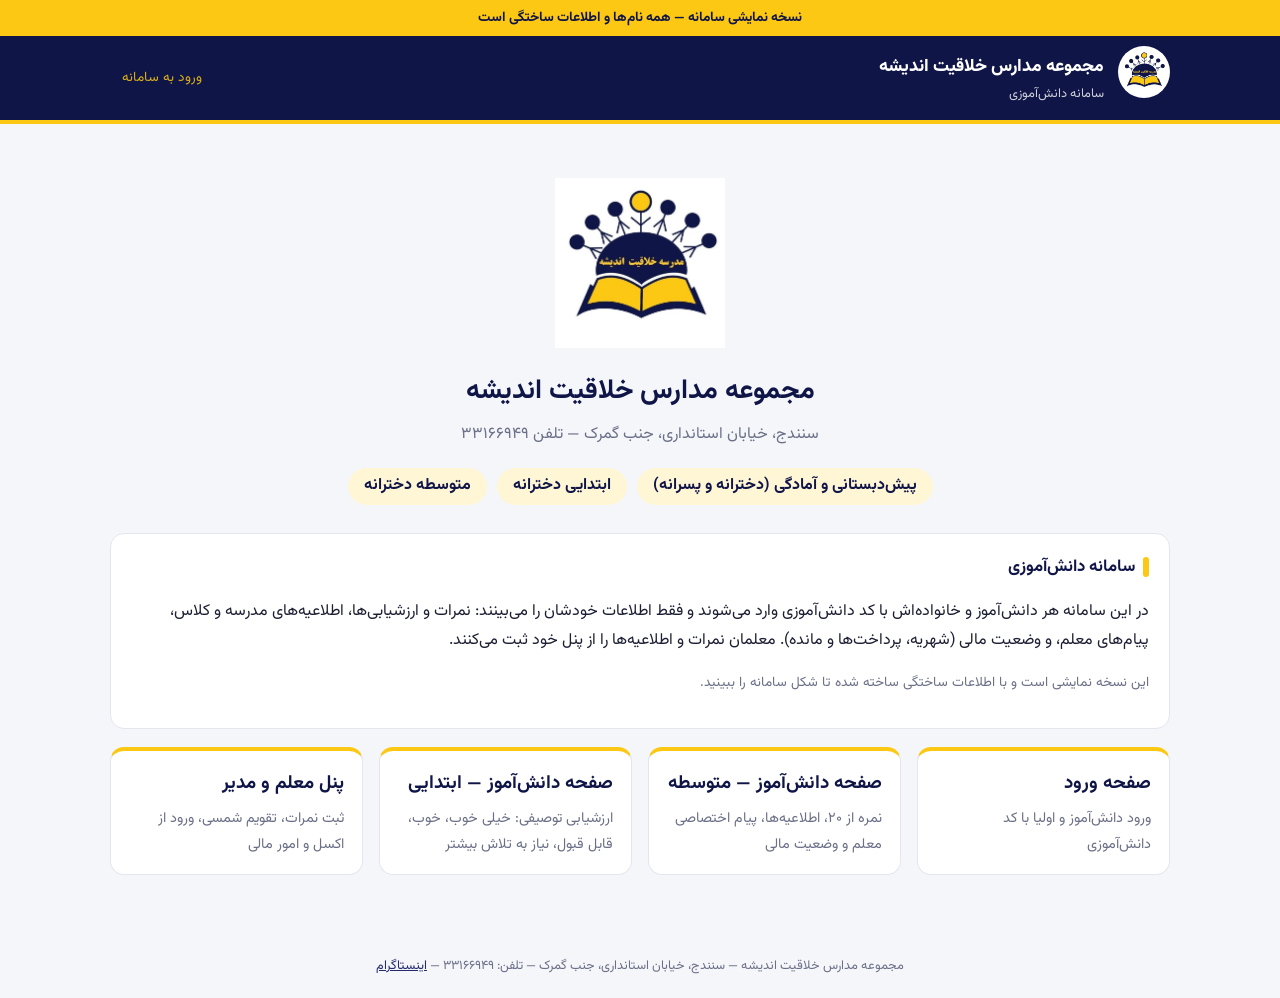
<file: index.html>
<!DOCTYPE html>
<html lang="fa" dir="rtl">
<head>
  <meta charset="utf-8">
  <meta name="viewport" content="width=device-width, initial-scale=1">
  <title>مجموعه مدارس خلاقیت اندیشه — سامانه دانش‌آموزی</title>
  <meta name="description" content="مجموعه مدارس خلاقیت اندیشه، سنندج — پیش‌دبستانی، ابتدایی دخترانه، متوسطه دخترانه">
  <link rel="icon" href="static/img/favicon.png">
  <link rel="stylesheet" href="static/css/site.css">
</head>
<body>
<div style="background:#fcc814;color:#0f1547;text-align:center;padding:6px 12px;font-size:.85rem;font-weight:700">نسخه نمایشی سامانه — همه نام‌ها و اطلاعات ساختگی است</div>
<header class="topbar"><div class="wrap">
  <a href="index.html"><img src="static/img/logo.png" alt="لوگوی مدرسه"></a>
  <div><div class="name">مجموعه مدارس خلاقیت اندیشه</div><div class="sub">سامانه دانش‌آموزی</div></div>
  <div class="spacer"></div>
  <a class="toplink" href="login.html" style="color:#fcc814">ورود به سامانه</a>
</div></header>
<main class="wrap">

<section class="hero">
  <img src="static/img/logo.png" alt="مدرسه خلاقیت اندیشه">
  <h1>مجموعه مدارس خلاقیت اندیشه</h1>
  <p>سنندج، خیابان استانداری، جنب گمرک — تلفن ۳۳۱۶۶۹۴۹</p>
  <div class="levels"><span>پیش‌دبستانی و آمادگی (دخترانه و پسرانه)</span><span>ابتدایی دخترانه</span><span>متوسطه دخترانه</span></div>
</section>

<section class="card">
  <h2>سامانه دانش‌آموزی</h2>
  <p>در این سامانه هر دانش‌آموز و خانواده‌اش با کد دانش‌آموزی وارد می‌شوند و فقط اطلاعات خودشان را می‌بینند: نمرات و ارزشیابی‌ها، اطلاعیه‌های مدرسه و کلاس، پیام‌های معلم، و وضعیت مالی (شهریه، پرداخت‌ها و مانده). معلمان نمرات و اطلاعیه‌ها را از پنل خود ثبت می‌کنند.</p>
  <p class="muted">این نسخه نمایشی است و با اطلاعات ساختگی ساخته شده تا شکل سامانه را ببینید.</p>
</section>

<div class="tiles">
  <a class="tile" href="login.html"><h3>صفحه ورود</h3><p>ورود دانش‌آموز و اولیا با کد دانش‌آموزی</p></a>
  <a class="tile" href="student-7.html"><h3>صفحه دانش‌آموز — متوسطه</h3><p>نمره از ۲۰، اطلاعیه‌ها، پیام اختصاصی معلم و وضعیت مالی</p></a>
  <a class="tile" href="student-3.html"><h3>صفحه دانش‌آموز — ابتدایی</h3><p>ارزشیابی توصیفی: خیلی خوب، خوب، قابل قبول، نیاز به تلاش بیشتر</p></a>
  <a class="tile" href="panel.html"><h3>پنل معلم و مدیر</h3><p>ثبت نمرات، تقویم شمسی، ورود از اکسل و امور مالی</p></a>
</div>
</main>
<footer>مجموعه مدارس خلاقیت اندیشه — سنندج، خیابان استانداری، جنب گمرک — تلفن: ۳۳۱۶۶۹۴۹ — <a href="https://www.instagram.com/khalaghiat_school/">اینستاگرام</a></footer>
</body>
</html>
</file>
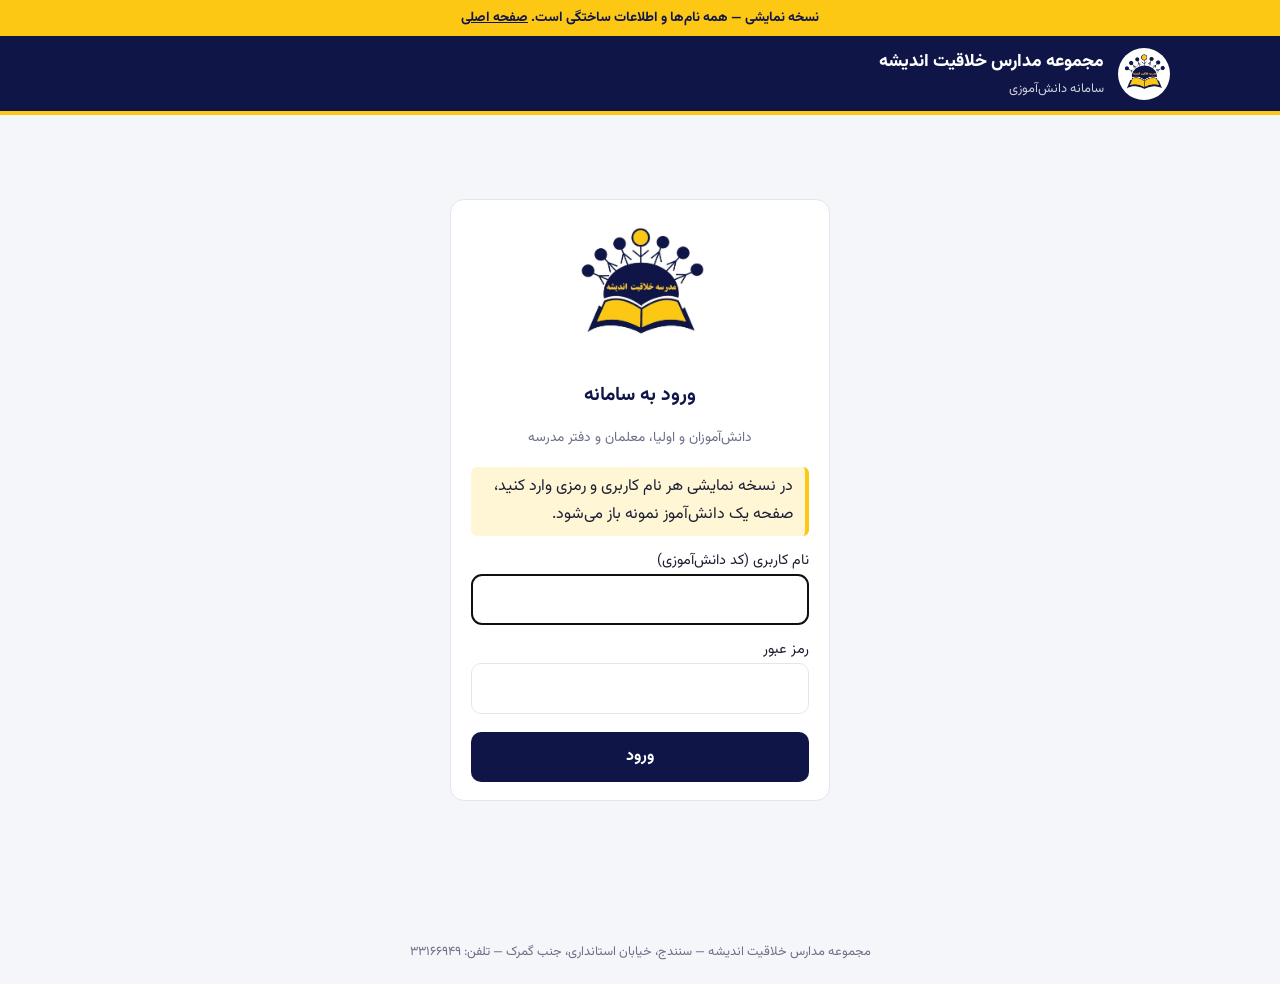
<file: login.html>
<!DOCTYPE html>
<html lang="fa" dir="rtl">
<head>
  <meta charset="utf-8">
  <meta name="viewport" content="width=device-width, initial-scale=1">
  <title>ورود — مجموعه مدارس خلاقیت اندیشه</title>
  <link rel="icon" href="static/img/favicon.png">
  <link rel="stylesheet" href="static/css/site.css">
</head>
<body><div style="background:#fcc814;color:#0f1547;text-align:center;padding:6px 12px;font-size:.85rem;font-weight:700">نسخه نمایشی — همه نام‌ها و اطلاعات ساختگی است. <a href="index.html" style="color:#0f1547">صفحه اصلی</a></div>
  <header class="topbar">
    <div class="wrap">
      <img src="static/img/logo.png" alt="لوگوی مدرسه">
      <div>
        <div class="name">مجموعه مدارس خلاقیت اندیشه</div>
        <div class="sub">سامانه دانش‌آموزی</div>
      </div>
      <div class="spacer"></div>
      
    </div>
  </header>
  <main class="wrap">
    
    
<div class="card login-box">
  <img src="static/img/logo.png" alt="">
  <h1 style="font-size:1.2rem;color:var(--navy);margin:8px 0 0">ورود به سامانه</h1>
  <p class="muted">دانش‌آموزان و اولیا، معلمان و دفتر مدرسه</p><p class="note personal" style="text-align:right">در نسخه نمایشی هر نام کاربری و رمزی وارد کنید، صفحه یک دانش‌آموز نمونه باز می‌شود.</p>
  
  <form method="get" action="student-7.html">
    <label for="id_username">نام کاربری (کد دانش‌آموزی)</label>
    <input id="id_username" name="username" autocomplete="username" autofocus>
    <label for="id_password">رمز عبور</label>
    <input id="id_password" type="password" name="password" autocomplete="current-password">
    <input type="hidden" name="next" value="">
    <button class="btn">ورود</button>
  </form>
</div>

  </main>
  <footer>مجموعه مدارس خلاقیت اندیشه — سنندج، خیابان استانداری، جنب گمرک — تلفن: ۳۳۱۶۶۹۴۹</footer>
</body>
</html>
</file>
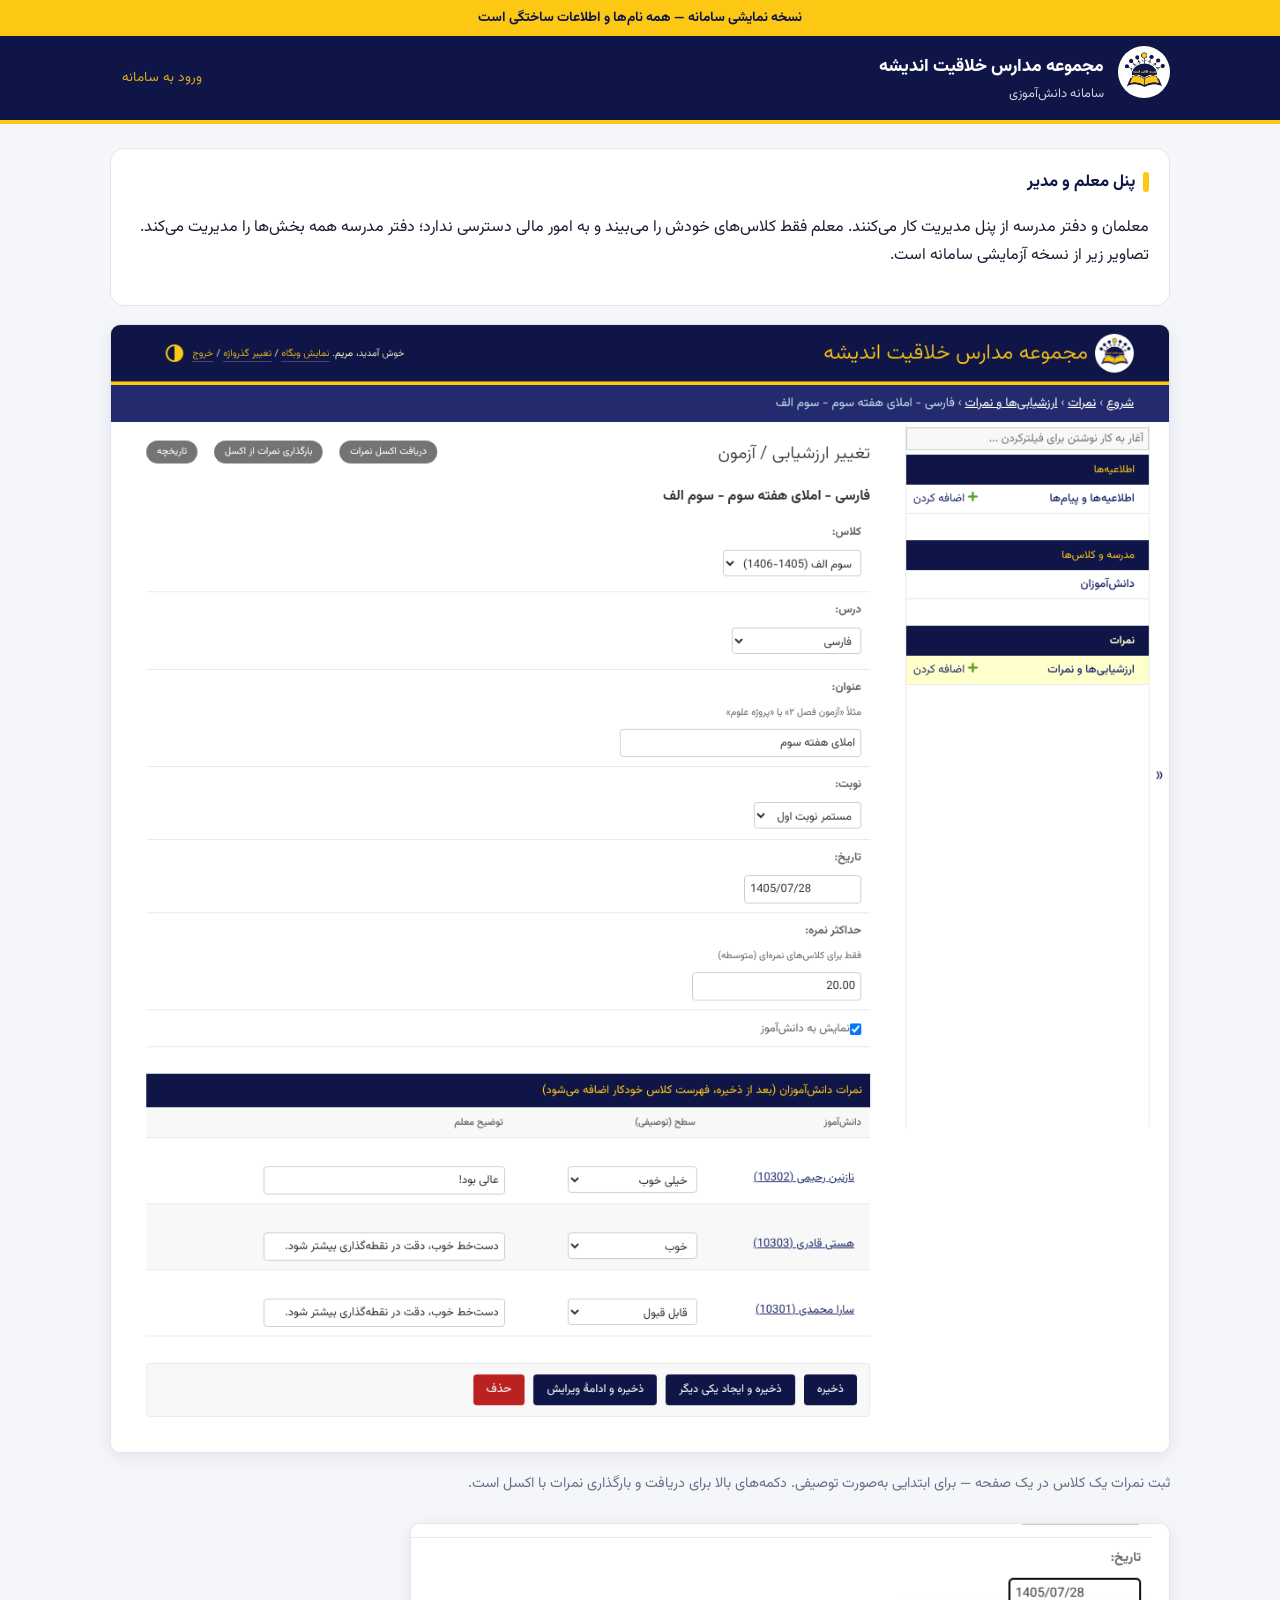
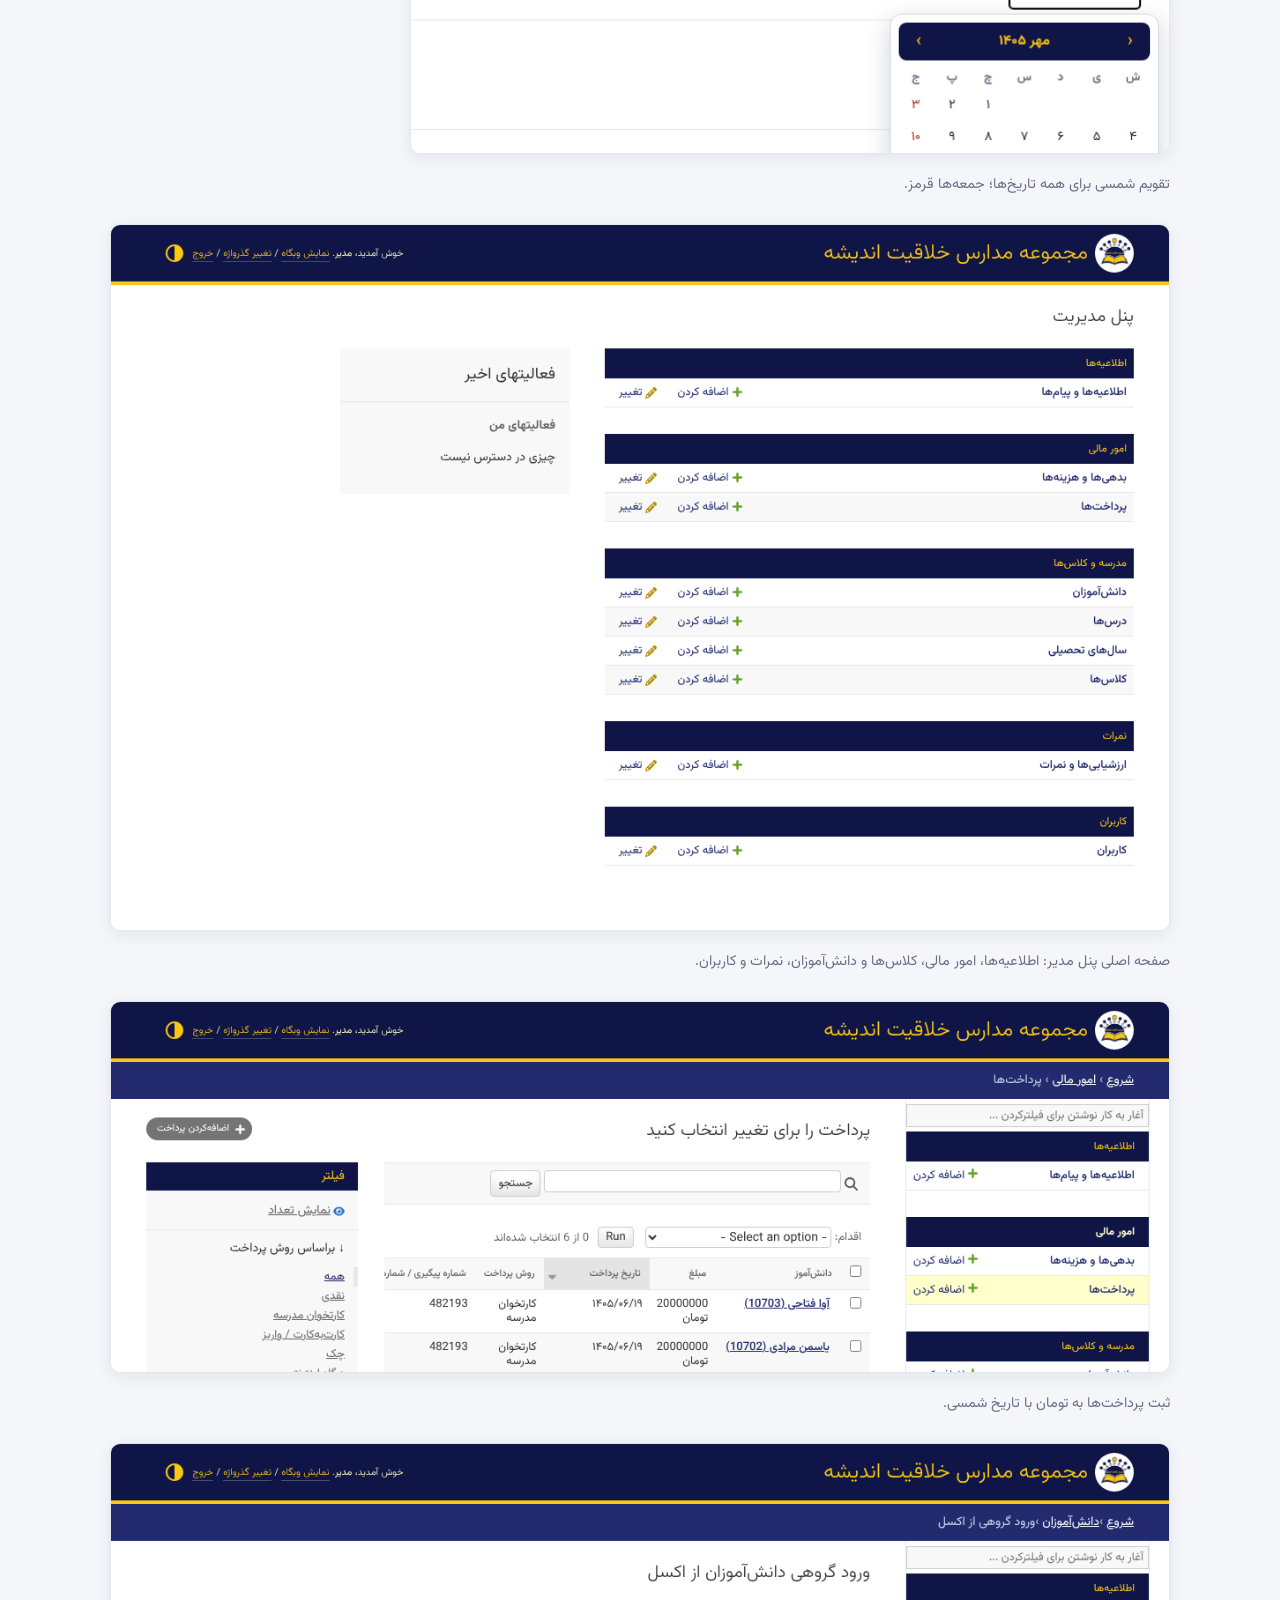
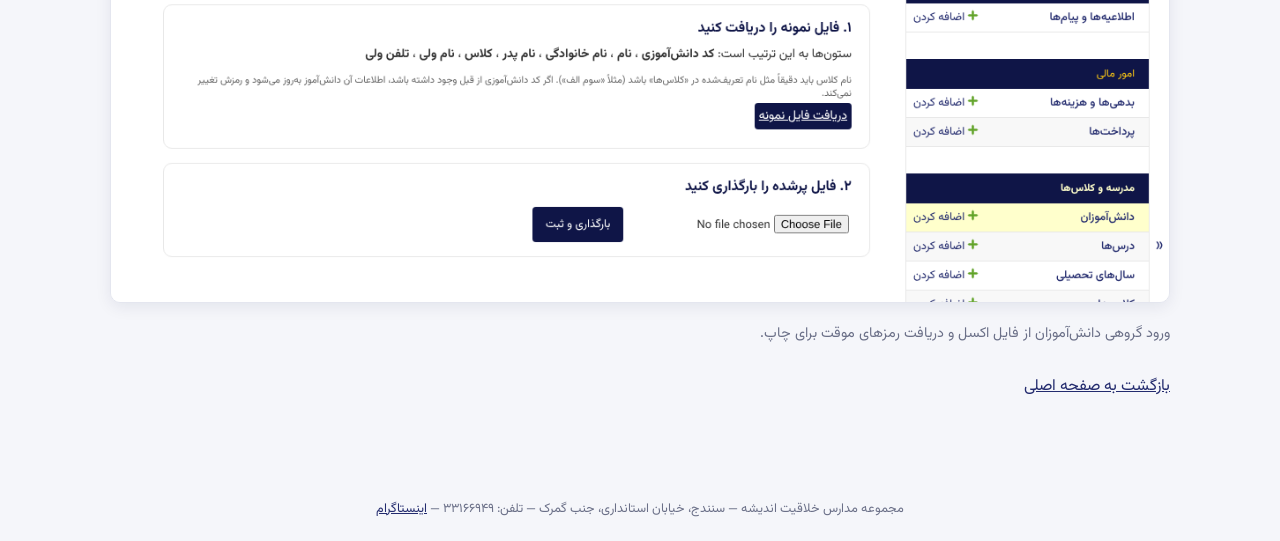
<file: panel.html>
<!DOCTYPE html>
<html lang="fa" dir="rtl">
<head>
  <meta charset="utf-8">
  <meta name="viewport" content="width=device-width, initial-scale=1">
  <title>پنل معلم و مدیر — مجموعه مدارس خلاقیت اندیشه</title>
  <meta name="description" content="مجموعه مدارس خلاقیت اندیشه، سنندج — پیش‌دبستانی، ابتدایی دخترانه، متوسطه دخترانه">
  <link rel="icon" href="static/img/favicon.png">
  <link rel="stylesheet" href="static/css/site.css">
</head>
<body>
<div style="background:#fcc814;color:#0f1547;text-align:center;padding:6px 12px;font-size:.85rem;font-weight:700">نسخه نمایشی سامانه — همه نام‌ها و اطلاعات ساختگی است</div>
<header class="topbar"><div class="wrap">
  <a href="index.html"><img src="static/img/logo.png" alt="لوگوی مدرسه"></a>
  <div><div class="name">مجموعه مدارس خلاقیت اندیشه</div><div class="sub">سامانه دانش‌آموزی</div></div>
  <div class="spacer"></div>
  <a class="toplink" href="login.html" style="color:#fcc814">ورود به سامانه</a>
</div></header>
<main class="wrap">

<section class="card">
  <h2>پنل معلم و مدیر</h2>
  <p>معلمان و دفتر مدرسه از پنل مدیریت کار می‌کنند. معلم فقط کلاس‌های خودش را می‌بیند و به امور مالی دسترسی ندارد؛ دفتر مدرسه همه بخش‌ها را مدیریت می‌کند. تصاویر زیر از نسخه آزمایشی سامانه است.</p>
</section>
<figure class="shot"><img src="img/panel-grades.png" alt=""><figcaption>ثبت نمرات یک کلاس در یک صفحه — برای ابتدایی به‌صورت توصیفی. دکمه‌های بالا برای دریافت و بارگذاری نمرات با اکسل است.</figcaption></figure>
<figure class="shot"><img src="img/panel-calendar.png" alt="" style="max-width:760px"><figcaption>تقویم شمسی برای همه تاریخ‌ها؛ جمعه‌ها قرمز.</figcaption></figure>
<figure class="shot"><img src="img/panel-admin.png" alt=""><figcaption>صفحه اصلی پنل مدیر: اطلاعیه‌ها، امور مالی، کلاس‌ها و دانش‌آموزان، نمرات و کاربران.</figcaption></figure>
<figure class="shot"><img src="img/panel-payments.png" alt=""><figcaption>ثبت پرداخت‌ها به تومان با تاریخ شمسی.</figcaption></figure>
<figure class="shot"><img src="img/panel-import.png" alt=""><figcaption>ورود گروهی دانش‌آموزان از فایل اکسل و دریافت رمزهای موقت برای چاپ.</figcaption></figure>
<p><a href="index.html">بازگشت به صفحه اصلی</a></p>
</main>
<footer>مجموعه مدارس خلاقیت اندیشه — سنندج، خیابان استانداری، جنب گمرک — تلفن: ۳۳۱۶۶۹۴۹ — <a href="https://www.instagram.com/khalaghiat_school/">اینستاگرام</a></footer>
</body>
</html>
</file>
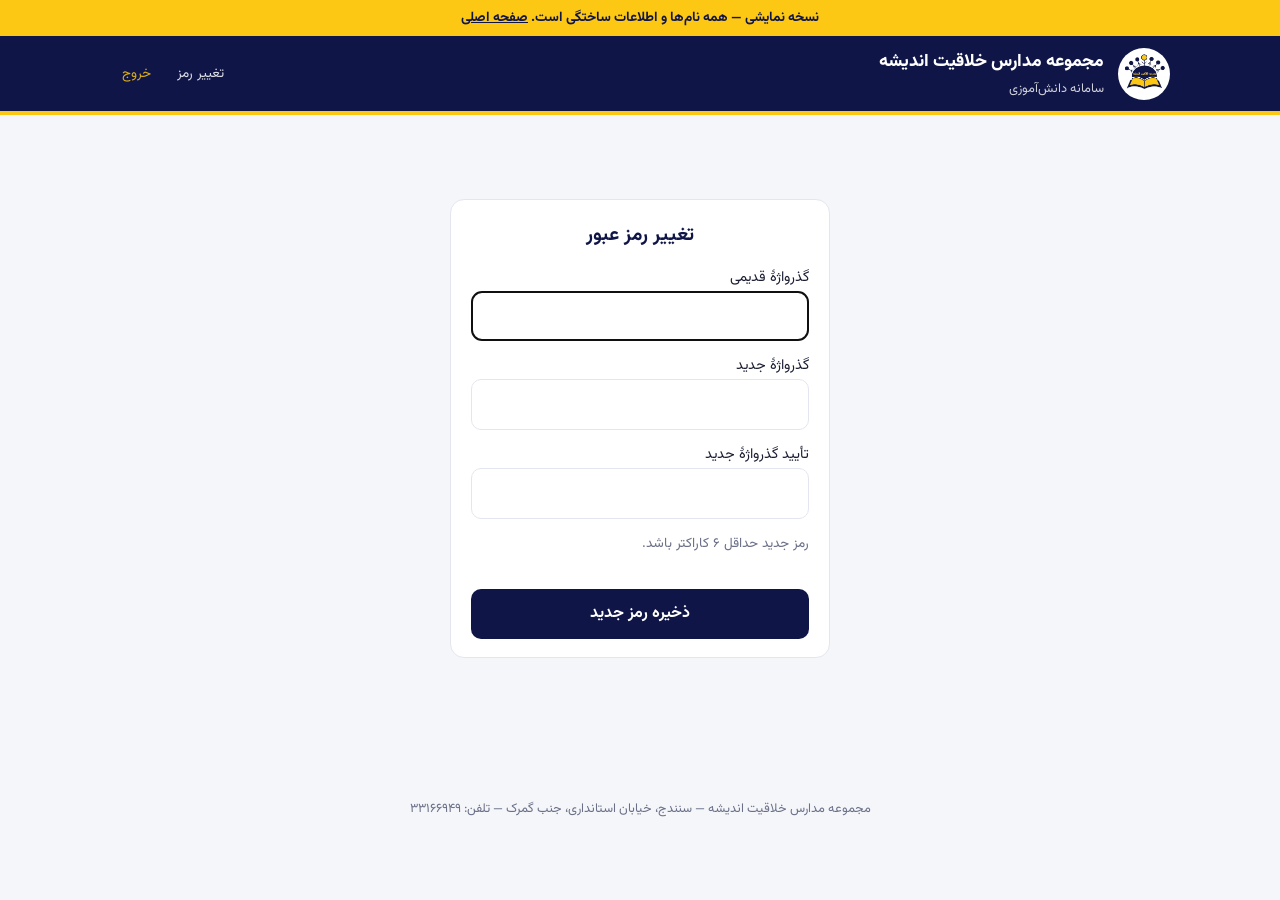
<file: password.html>
<!DOCTYPE html>
<html lang="fa" dir="rtl">
<head>
  <meta charset="utf-8">
  <meta name="viewport" content="width=device-width, initial-scale=1">
  <title>تغییر رمز — مجموعه مدارس خلاقیت اندیشه</title>
  <link rel="icon" href="static/img/favicon.png">
  <link rel="stylesheet" href="static/css/site.css">
</head>
<body><div style="background:#fcc814;color:#0f1547;text-align:center;padding:6px 12px;font-size:.85rem;font-weight:700">نسخه نمایشی — همه نام‌ها و اطلاعات ساختگی است. <a href="index.html" style="color:#0f1547">صفحه اصلی</a></div>
  <header class="topbar">
    <div class="wrap">
      <img src="static/img/logo.png" alt="لوگوی مدرسه">
      <div>
        <div class="name">مجموعه مدارس خلاقیت اندیشه</div>
        <div class="sub">سامانه دانش‌آموزی</div>
      </div>
      <div class="spacer"></div>
      
        <a class="toplink" href="password.html">تغییر رمز</a>
        <a class="toplink" href="index.html" style="color:#fcc814">خروج</a>
      
    </div>
  </header>
  <main class="wrap">
    
    
<div class="card login-box">
  <h1 style="font-size:1.2rem;color:var(--navy);margin:0">تغییر رمز عبور</h1>
  
  <form method="get" action="student-7.html">
    
      <label for="id_old_password">گذرواژهٔ قدیمی</label>
      <input type="password" name="old_password" autocomplete="current-password" autofocus required id="id_old_password">
      
    
      <label for="id_new_password1">گذرواژهٔ جدید</label>
      <input type="password" name="new_password1" autocomplete="new-password" required aria-describedby="id_new_password1_helptext" id="id_new_password1">
      
    
      <label for="id_new_password2">تأیید گذرواژهٔ جدید</label>
      <input type="password" name="new_password2" autocomplete="new-password" required aria-describedby="id_new_password2_helptext" id="id_new_password2">
      
    
    <p class="muted" style="text-align:right">رمز جدید حداقل ۶ کاراکتر باشد.</p>
    <button class="btn">ذخیره رمز جدید</button>
  </form>
</div>

  </main>
  <footer>مجموعه مدارس خلاقیت اندیشه — سنندج، خیابان استانداری، جنب گمرک — تلفن: ۳۳۱۶۶۹۴۹</footer>
</body>
</html>
</file>
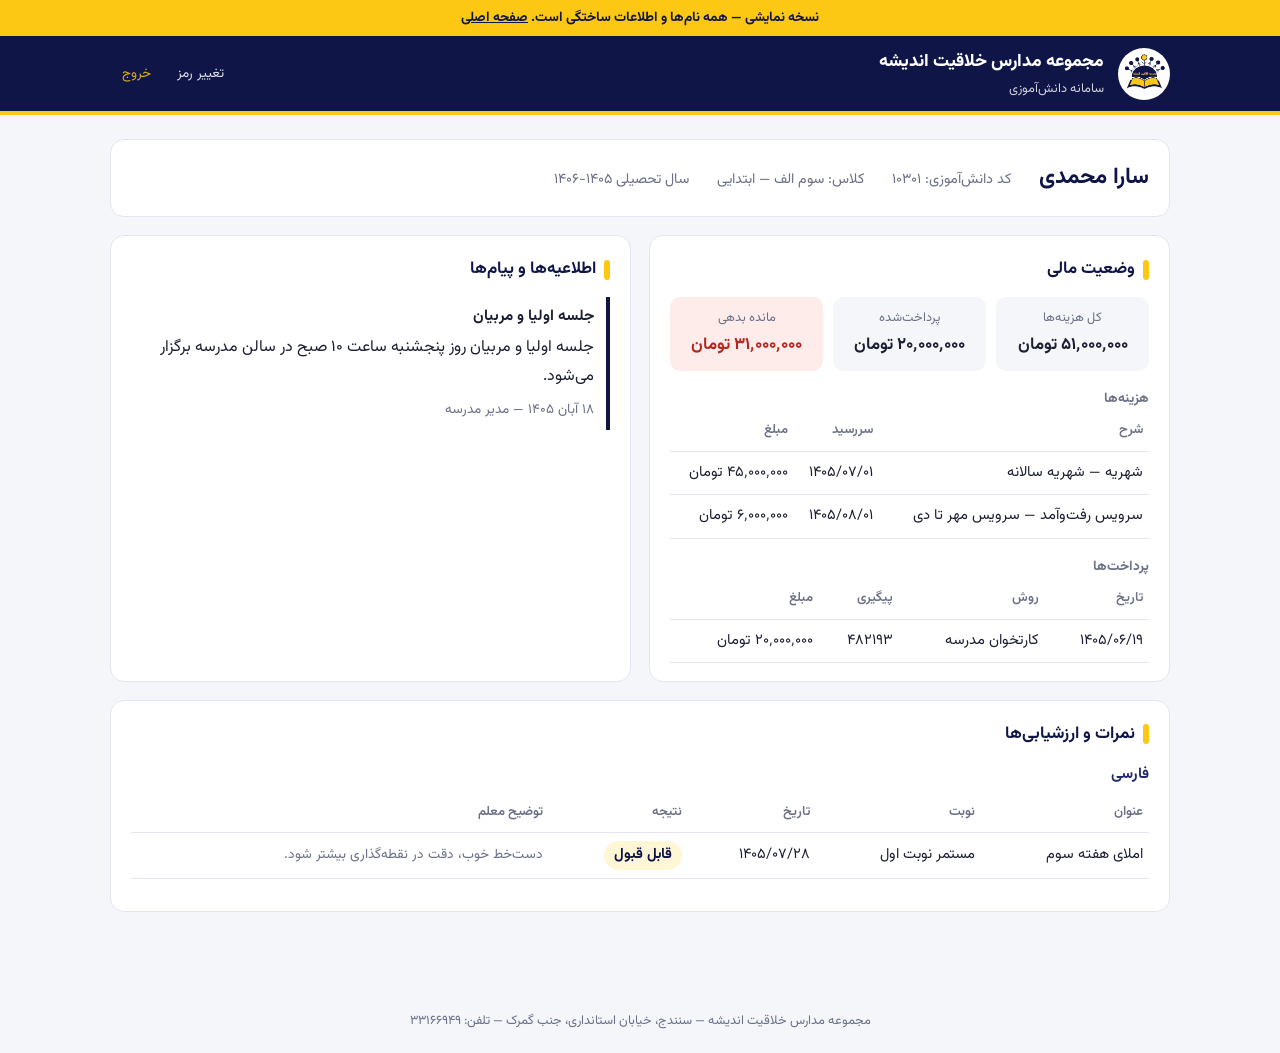
<file: student-3.html>
<!DOCTYPE html>
<html lang="fa" dir="rtl">
<head>
  <meta charset="utf-8">
  <meta name="viewport" content="width=device-width, initial-scale=1">
  <title>سارا محمدی — مجموعه مدارس خلاقیت اندیشه</title>
  <link rel="icon" href="static/img/favicon.png">
  <link rel="stylesheet" href="static/css/site.css">
</head>
<body><div style="background:#fcc814;color:#0f1547;text-align:center;padding:6px 12px;font-size:.85rem;font-weight:700">نسخه نمایشی — همه نام‌ها و اطلاعات ساختگی است. <a href="index.html" style="color:#0f1547">صفحه اصلی</a></div>
  <header class="topbar">
    <div class="wrap">
      <img src="static/img/logo.png" alt="لوگوی مدرسه">
      <div>
        <div class="name">مجموعه مدارس خلاقیت اندیشه</div>
        <div class="sub">سامانه دانش‌آموزی</div>
      </div>
      <div class="spacer"></div>
      
        <a class="toplink" href="password.html">تغییر رمز</a>
        <a class="toplink" href="index.html" style="color:#fcc814">خروج</a>
      
    </div>
  </header>
  <main class="wrap">
    
    

<div class="card hello">
  <h1>سارا محمدی</h1>
  <span>کد دانش‌آموزی: ۱۰۳۰۱</span>
  <span>کلاس: سوم الف — ابتدایی</span>
  <span>سال تحصیلی ۱۴۰۵-۱۴۰۶</span>
</div>

<div class="grid">
  <!-- وضعیت مالی -->
  <section class="card">
    <h2>وضعیت مالی</h2>
    <div class="money">
      <div><small>کل هزینه‌ها</small><b>۵۱٬۰۰۰٬۰۰۰ تومان</b></div>
      <div><small>پرداخت‌شده</small><b>۲۰٬۰۰۰٬۰۰۰ تومان</b></div>
      
        <div class="due"><small>مانده بدهی</small><b>۳۱٬۰۰۰٬۰۰۰ تومان</b></div>
      
    </div>

    
    <h3 class="muted" style="margin:16px 0 0">هزینه‌ها</h3>
    <table>
      <tr><th>شرح</th><th>سررسید</th><th>مبلغ</th></tr>
      
      <tr><td>شهریه — شهریه سالانه</td>
          <td class="num">۱۴۰۵/۰۷/۰۱</td><td class="num">۴۵٬۰۰۰٬۰۰۰ تومان</td></tr>
      
      <tr><td>سرویس رفت‌وآمد — سرویس مهر تا دی</td>
          <td class="num">۱۴۰۵/۰۸/۰۱</td><td class="num">۶٬۰۰۰٬۰۰۰ تومان</td></tr>
      
    </table>
    

    
    <h3 class="muted" style="margin:16px 0 0">پرداخت‌ها</h3>
    <table>
      <tr><th>تاریخ</th><th>روش</th><th>پیگیری</th><th>مبلغ</th></tr>
      
      <tr><td class="num">۱۴۰۵/۰۶/۱۹</td><td>کارتخوان مدرسه</td>
          <td class="num">۴۸۲۱۹۳</td><td class="num">۲۰٬۰۰۰٬۰۰۰ تومان</td></tr>
      
    </table>
    
  </section>

  <!-- اطلاعیه‌ها -->
  <section class="card">
    <h2>اطلاعیه‌ها و پیام‌ها</h2>
    
      <div class="note pinned">
        <h3>جلسه اولیا و مربیان</h3>
        <p>جلسه اولیا و مربیان روز پنجشنبه ساعت ۱۰ صبح در سالن مدرسه برگزار می‌شود.</p>
        <span class="muted">۱۸ آبان ۱۴۰۵ — مدیر مدرسه</span>
      </div>
    
  </section>
</div>

<!-- کارنامه -->
<section class="card">
  <h2>نمرات و ارزشیابی‌ها</h2>
  
    <div class="subject">
      <h3>فارسی</h3>
      <table>
        <tr><th>عنوان</th><th>نوبت</th><th>تاریخ</th><th>نتیجه</th><th>توضیح معلم</th></tr>
        
        <tr>
          <td>املای هفته سوم</td>
          <td>مستمر نوبت اول</td>
          <td class="num">۱۴۰۵/۰۷/۲۸</td>
          <td class="num"><span class="badge">قابل قبول</span></td>
          <td class="muted">دست‌خط خوب، دقت در نقطه‌گذاری بیشتر شود.</td>
        </tr>
        
      </table>
    </div>
  
</section>

  </main>
  <footer>مجموعه مدارس خلاقیت اندیشه — سنندج، خیابان استانداری، جنب گمرک — تلفن: ۳۳۱۶۶۹۴۹</footer>
</body>
</html>
</file>
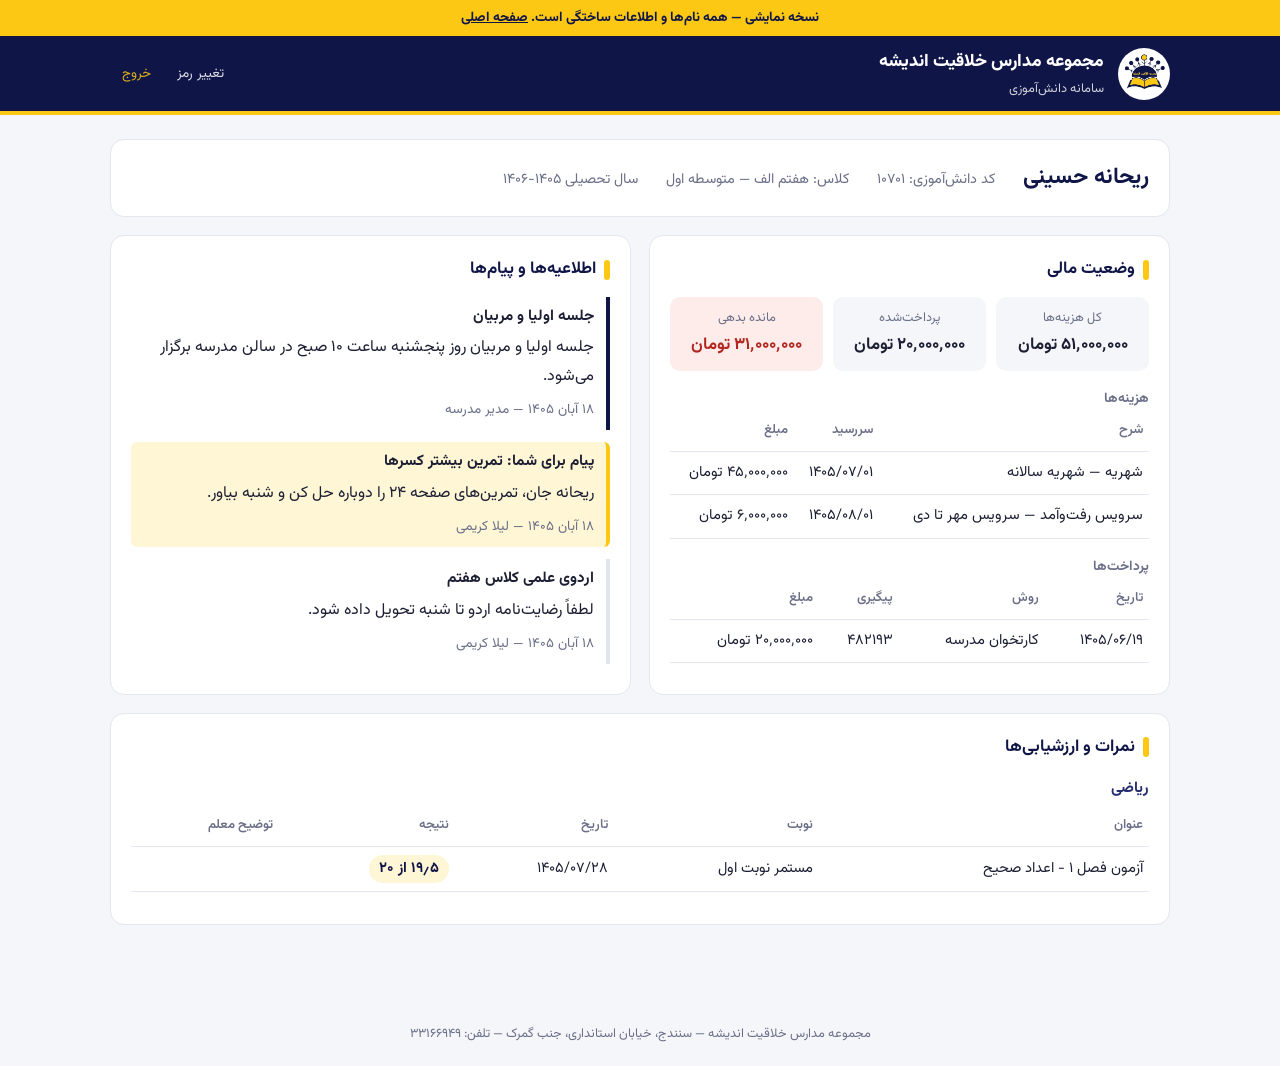
<file: student-7.html>
<!DOCTYPE html>
<html lang="fa" dir="rtl">
<head>
  <meta charset="utf-8">
  <meta name="viewport" content="width=device-width, initial-scale=1">
  <title>ریحانه حسینی — مجموعه مدارس خلاقیت اندیشه</title>
  <link rel="icon" href="static/img/favicon.png">
  <link rel="stylesheet" href="static/css/site.css">
</head>
<body><div style="background:#fcc814;color:#0f1547;text-align:center;padding:6px 12px;font-size:.85rem;font-weight:700">نسخه نمایشی — همه نام‌ها و اطلاعات ساختگی است. <a href="index.html" style="color:#0f1547">صفحه اصلی</a></div>
  <header class="topbar">
    <div class="wrap">
      <img src="static/img/logo.png" alt="لوگوی مدرسه">
      <div>
        <div class="name">مجموعه مدارس خلاقیت اندیشه</div>
        <div class="sub">سامانه دانش‌آموزی</div>
      </div>
      <div class="spacer"></div>
      
        <a class="toplink" href="password.html">تغییر رمز</a>
        <a class="toplink" href="index.html" style="color:#fcc814">خروج</a>
      
    </div>
  </header>
  <main class="wrap">
    
    

<div class="card hello">
  <h1>ریحانه حسینی</h1>
  <span>کد دانش‌آموزی: ۱۰۷۰۱</span>
  <span>کلاس: هفتم الف — متوسطه اول</span>
  <span>سال تحصیلی ۱۴۰۵-۱۴۰۶</span>
</div>

<div class="grid">
  <!-- وضعیت مالی -->
  <section class="card">
    <h2>وضعیت مالی</h2>
    <div class="money">
      <div><small>کل هزینه‌ها</small><b>۵۱٬۰۰۰٬۰۰۰ تومان</b></div>
      <div><small>پرداخت‌شده</small><b>۲۰٬۰۰۰٬۰۰۰ تومان</b></div>
      
        <div class="due"><small>مانده بدهی</small><b>۳۱٬۰۰۰٬۰۰۰ تومان</b></div>
      
    </div>

    
    <h3 class="muted" style="margin:16px 0 0">هزینه‌ها</h3>
    <table>
      <tr><th>شرح</th><th>سررسید</th><th>مبلغ</th></tr>
      
      <tr><td>شهریه — شهریه سالانه</td>
          <td class="num">۱۴۰۵/۰۷/۰۱</td><td class="num">۴۵٬۰۰۰٬۰۰۰ تومان</td></tr>
      
      <tr><td>سرویس رفت‌وآمد — سرویس مهر تا دی</td>
          <td class="num">۱۴۰۵/۰۸/۰۱</td><td class="num">۶٬۰۰۰٬۰۰۰ تومان</td></tr>
      
    </table>
    

    
    <h3 class="muted" style="margin:16px 0 0">پرداخت‌ها</h3>
    <table>
      <tr><th>تاریخ</th><th>روش</th><th>پیگیری</th><th>مبلغ</th></tr>
      
      <tr><td class="num">۱۴۰۵/۰۶/۱۹</td><td>کارتخوان مدرسه</td>
          <td class="num">۴۸۲۱۹۳</td><td class="num">۲۰٬۰۰۰٬۰۰۰ تومان</td></tr>
      
    </table>
    
  </section>

  <!-- اطلاعیه‌ها -->
  <section class="card">
    <h2>اطلاعیه‌ها و پیام‌ها</h2>
    
      <div class="note pinned">
        <h3>جلسه اولیا و مربیان</h3>
        <p>جلسه اولیا و مربیان روز پنجشنبه ساعت ۱۰ صبح در سالن مدرسه برگزار می‌شود.</p>
        <span class="muted">۱۸ آبان ۱۴۰۵ — مدیر مدرسه</span>
      </div>
    
      <div class="note personal">
        <h3>پیام برای شما: تمرین بیشتر کسرها</h3>
        <p>ریحانه جان، تمرین‌های صفحه ۲۴ را دوباره حل کن و شنبه بیاور.</p>
        <span class="muted">۱۸ آبان ۱۴۰۵ — لیلا کریمی</span>
      </div>
    
      <div class="note">
        <h3>اردوی علمی کلاس هفتم</h3>
        <p>لطفاً رضایت‌نامه اردو تا شنبه تحویل داده شود.</p>
        <span class="muted">۱۸ آبان ۱۴۰۵ — لیلا کریمی</span>
      </div>
    
  </section>
</div>

<!-- کارنامه -->
<section class="card">
  <h2>نمرات و ارزشیابی‌ها</h2>
  
    <div class="subject">
      <h3>ریاضی</h3>
      <table>
        <tr><th>عنوان</th><th>نوبت</th><th>تاریخ</th><th>نتیجه</th><th>توضیح معلم</th></tr>
        
        <tr>
          <td>آزمون فصل ۱ - اعداد صحیح</td>
          <td>مستمر نوبت اول</td>
          <td class="num">۱۴۰۵/۰۷/۲۸</td>
          <td class="num"><span class="badge">۱۹٫۵ از ۲۰</span></td>
          <td class="muted"></td>
        </tr>
        
      </table>
    </div>
  
</section>

  </main>
  <footer>مجموعه مدارس خلاقیت اندیشه — سنندج، خیابان استانداری، جنب گمرک — تلفن: ۳۳۱۶۶۹۴۹</footer>
</body>
</html>
</file>
<file: static/css/site.css>
/* رنگ‌ها از لوگوی مدرسه: سرمه‌ای و زرد */
@font-face {
  font-family: "Vazirmatn";
  src: url("../fonts/Vazirmatn.woff2") format("woff2");
  font-weight: 100 900;
  font-display: swap;
}

:root {
  --navy: #0f1547;
  --navy-2: #232b6e;
  --yellow: #fcc814;
  --yellow-soft: #fff6d6;
  --bg: #f5f6fa;
  --card: #ffffff;
  --text: #1c1f33;
  --muted: #6b7088;
  --line: #e4e6ef;
  --ok: #1f8a4c;
  --ok-bg: #e6f5ec;
  --bad: #b3261e;
  --bad-bg: #fdecea;
  --radius: 14px;
}

* { box-sizing: border-box; }
html { direction: rtl; }
body {
  margin: 0;
  font-family: "Vazirmatn", Tahoma, sans-serif;
  background: var(--bg);
  color: var(--text);
  line-height: 1.8;
}
a { color: var(--navy-2); }

/* سربرگ */
.topbar {
  background: var(--navy);
  color: #fff;
  border-bottom: 4px solid var(--yellow);
}
.topbar .wrap { display: flex; align-items: center; gap: 14px; padding: 10px 20px; }
.topbar img { width: 52px; height: 52px; background: #fff; border-radius: 50%; padding: 3px; }
.topbar .name { font-weight: 800; font-size: 1.1rem; }
.topbar .sub { font-size: .8rem; opacity: .8; }
.topbar .spacer { flex: 1; }
.topbar .toplink { color: #fff; font-size: .85rem; margin-left: 12px; text-decoration: none; opacity: .85; }
.topbar .toplink:hover { opacity: 1; }
.topbar form button {
  background: transparent; color: var(--yellow); border: 1px solid var(--yellow);
  border-radius: 8px; padding: 4px 14px; font: inherit; cursor: pointer;
}

.wrap { max-width: 1100px; margin: 0 auto; }
main.wrap { padding: 24px 20px 60px; }

/* کارت‌ها */
.grid { display: grid; gap: 18px; grid-template-columns: repeat(auto-fit, minmax(300px, 1fr)); }
.card {
  background: var(--card); border: 1px solid var(--line); border-radius: var(--radius);
  padding: 18px 20px; margin-bottom: 18px;
}
.card h2 {
  margin: 0 0 12px; font-size: 1.05rem; color: var(--navy);
  display: flex; align-items: center; gap: 8px;
}
.card h2::before { content: ""; width: 6px; height: 20px; background: var(--yellow); border-radius: 3px; }

.hello { display: flex; flex-wrap: wrap; gap: 6px 28px; align-items: baseline; }
.hello h1 { margin: 0; font-size: 1.4rem; color: var(--navy); }
.hello span { color: var(--muted); font-size: .9rem; }

/* خلاصه مالی */
.money { display: grid; grid-template-columns: repeat(3, 1fr); gap: 10px; }
.money div { background: var(--bg); border-radius: 10px; padding: 10px 12px; text-align: center; }
.money small { display: block; color: var(--muted); font-size: .8rem; }
.money b { font-size: 1.05rem; }
.money .due { background: var(--bad-bg); color: var(--bad); }
.money .clear { background: var(--ok-bg); color: var(--ok); }

/* جدول‌ها */
table { width: 100%; border-collapse: collapse; font-size: .92rem; }
th, td { padding: 8px 6px; border-bottom: 1px solid var(--line); text-align: right; }
th { color: var(--muted); font-weight: 600; font-size: .82rem; }
td.num { white-space: nowrap; }

.subject { margin-bottom: 14px; }
.subject h3 { margin: 0 0 4px; font-size: .95rem; color: var(--navy-2); }
.badge {
  display: inline-block; padding: 1px 10px; border-radius: 20px; font-weight: 700;
  background: var(--yellow-soft); color: var(--navy);
}
.muted { color: var(--muted); font-size: .85rem; }

/* اطلاعیه‌ها */
.note { border-right: 4px solid var(--line); padding: 6px 12px; margin-bottom: 12px; }
.note.personal { border-color: var(--yellow); background: var(--yellow-soft); border-radius: 6px; }
.note.pinned { border-color: var(--navy); }
.note h3 { margin: 0; font-size: .95rem; }
.note p { margin: 4px 0; white-space: pre-line; }

/* ورود */
.login-box { max-width: 380px; margin: 60px auto; text-align: center; }
.login-box img { width: 140px; }
.login-box form { text-align: right; }
.login-box label { display: block; font-size: .9rem; margin-top: 12px; }
.login-box input {
  width: 100%; padding: 10px 12px; border: 1px solid var(--line); border-radius: 10px;
  font: inherit; direction: ltr; text-align: left;
}
.btn {
  margin-top: 18px; width: 100%; padding: 11px; border: 0; border-radius: 10px;
  background: var(--navy); color: #fff; font: inherit; font-weight: 700; cursor: pointer;
}
.btn:hover { background: var(--navy-2); }
.error { background: var(--bad-bg); color: var(--bad); padding: 8px 12px; border-radius: 8px; font-size: .9rem; }

footer { text-align: center; color: var(--muted); font-size: .8rem; padding: 20px; }

@media (max-width: 560px) {
  .money { grid-template-columns: 1fr; }
  .topbar .sub { display: none; }
}
.ok { background: var(--ok-bg); color: var(--ok); padding: 8px 12px; border-radius: 8px; font-size: .9rem; }

/* صفحه اصلی نسخه نمایشی */
.hero { text-align: center; padding: 30px 20px 10px; }
.hero img { width: 170px; }
.hero h1 { color: var(--navy); margin: 8px 0 0; font-size: 1.7rem; }
.hero p { color: var(--muted); margin: 4px 0; }
.levels { display: flex; flex-wrap: wrap; gap: 10px; justify-content: center; margin: 18px 0; }
.levels span { background: var(--yellow-soft); color: var(--navy); border-radius: 20px; padding: 4px 16px; font-weight: 700; }
.tiles { display: grid; gap: 16px; grid-template-columns: repeat(auto-fit, minmax(230px, 1fr)); }
.tile { display: block; text-decoration: none; color: inherit; background: var(--card); border: 1px solid var(--line);
  border-top: 4px solid var(--yellow); border-radius: var(--radius); padding: 16px 18px; transition: transform .15s; }
.tile:hover { transform: translateY(-2px); border-top-color: var(--navy); }
.tile h3 { margin: 0 0 6px; color: var(--navy); }
.tile p { margin: 0; color: var(--muted); font-size: .9rem; }
.shot { margin: 0 0 26px; }
.shot img { width: 100%; border: 1px solid var(--line); border-radius: 10px; box-shadow: 0 4px 16px rgba(15,21,71,.08); }
.shot figcaption { color: var(--muted); font-size: .9rem; margin-top: 6px; }
</file>
